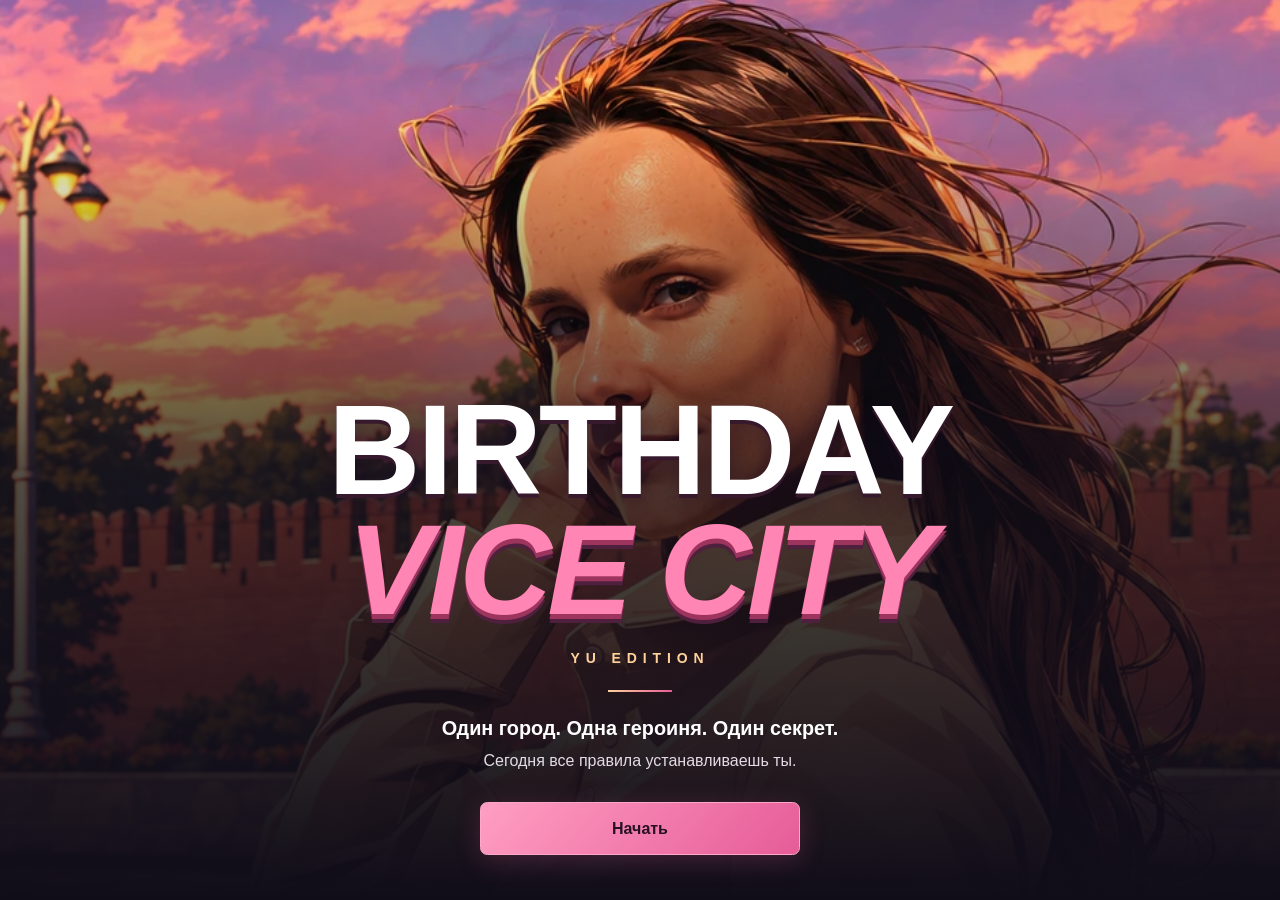
<file: docs/index.html>
<!doctype html>
<html lang="ru">
  <head>
    <meta charset="utf-8" />
    <meta
      name="viewport"
      content="width=device-width, initial-scale=1, viewport-fit=cover"
    />
    <meta name="theme-color" content="#191421" />
    <title>Birthday Vice City — YU Edition</title>
    <script type="module" crossorigin src="./assets/index-BF6oRSNB.js"></script>
    <link rel="modulepreload" crossorigin href="./assets/modulepreload-polyfill-B5Qt9EMX.js">
    <link rel="modulepreload" crossorigin href="./assets/developerMode-DeFdqdfW.js">
    <link rel="stylesheet" crossorigin href="./assets/index-zEwlUjZK.css">
  </head>
  <body>
    <main id="app"></main>
  </body>
</html>
</file>
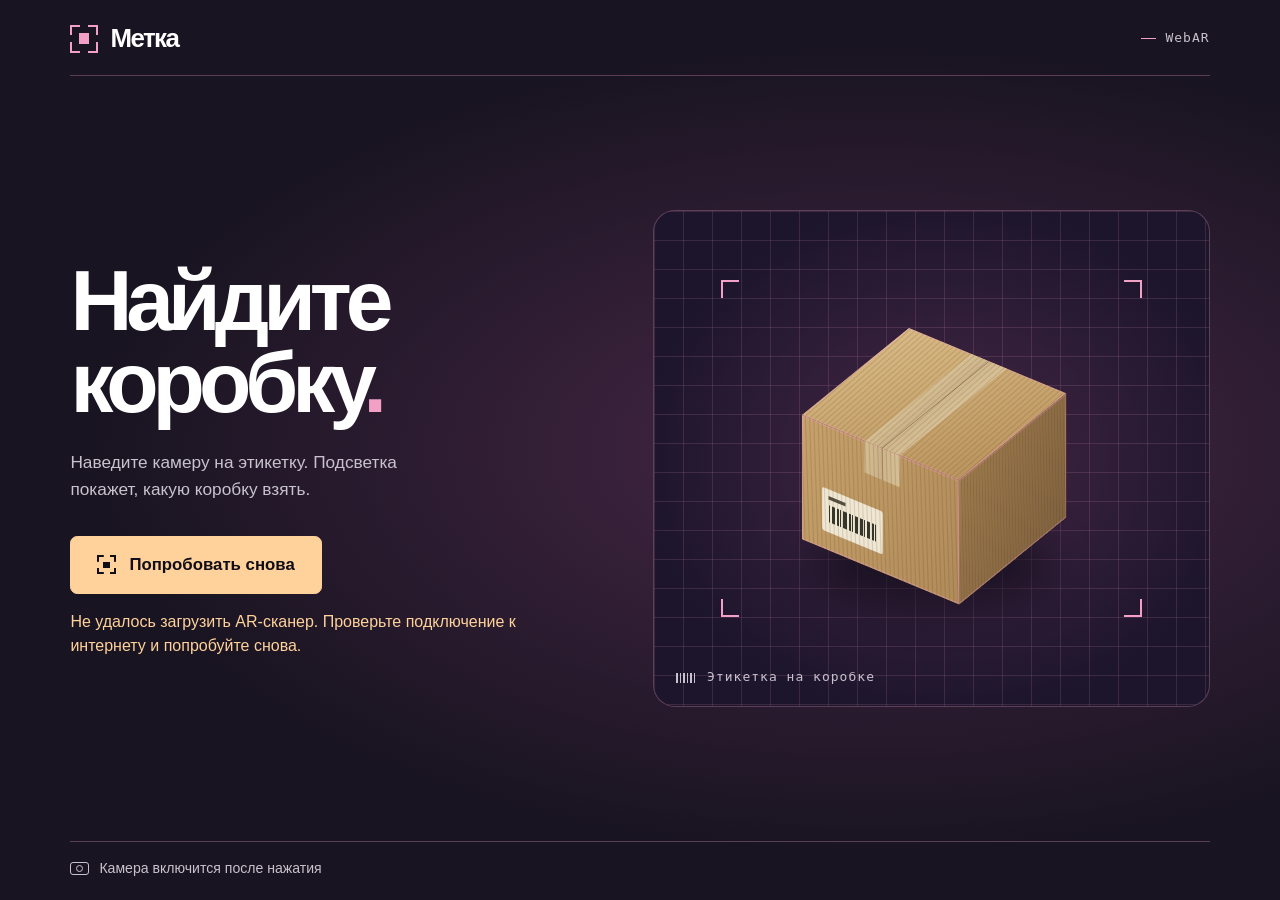
<file: docs/legacy/index.html>
<!doctype html>
<html lang="ru">
<head>
  <meta charset="utf-8">
  <meta name="viewport" content="width=device-width, initial-scale=1, viewport-fit=cover">
  <meta name="theme-color" content="#191421">
  <title>Метка — поиск коробки</title>
  <script>
    // КАЛИБРОВКА. 1 единица = ширина напечатанной этикетки.
    // Начало координат — её центр. X вправо, Y вверх, Z к наблюдателю.
    // Пример для этикетки на передней стенке: position.z = -depth / 2.
    const BOX = {
      width: 1.65,
      height: 1.05,
      depth: 0.8,
      position: { x: 0, y: 0, z: -0.4 }
    };
  </script>
  <style>
    :root {
      color-scheme: dark;
      --line: #f3a0c74d;
      font-family: var(--font-family);
      color: var(--color-text);
      background: var(--color-background);
    }
    * { box-sizing: border-box }
    [hidden] { display: none !important }
    body { margin: 0 }
    button { font: inherit; cursor: pointer; touch-action: manipulation }
    button:focus-visible { outline: 3px solid var(--color-gold); outline-offset: 5px }
    #intro {
      position: fixed; inset: 0; z-index: 3; overflow-y: auto;
      background: radial-gradient(ellipse at 68% 50%, #472747, transparent 63%), var(--color-background);
    }
    .shell {
      min-height: 100%; max-width: 1330px; margin: auto;
      padding: max(24px, env(safe-area-inset-top)) max(5.5vw, env(safe-area-inset-right)) max(24px, env(safe-area-inset-bottom)) max(5.5vw, env(safe-area-inset-left));
      display: flex; flex-direction: column;
    }
    header, footer, .brand, .mode, .privacy, .cta, .hud-status {
      display: flex; align-items: center;
    }
    header { justify-content: space-between; padding-bottom: 22px; border-bottom: 1px solid var(--line) }
    .brand { gap: 12px; font-size: 1.62rem; font-weight: 720; letter-spacing: -.06em }
    .brand-mark, .scan-icon { display: inline-block; position: relative; flex: none; width: 28px; height: 28px; color: var(--color-pink) }
    .brackets {
      background:
        linear-gradient(currentColor,currentColor) left top / 36% 2px,
        linear-gradient(currentColor,currentColor) left top / 2px 36%,
        linear-gradient(currentColor,currentColor) right top / 36% 2px,
        linear-gradient(currentColor,currentColor) right top / 2px 36%,
        linear-gradient(currentColor,currentColor) left bottom / 36% 2px,
        linear-gradient(currentColor,currentColor) left bottom / 2px 36%,
        linear-gradient(currentColor,currentColor) right bottom / 36% 2px,
        linear-gradient(currentColor,currentColor) right bottom / 2px 36%;
      background-repeat: no-repeat;
    }
    .brand-mark::after, .scan-icon::after { content: ""; position: absolute; inset: 32%; background: currentColor }
    .mode, .caption { font: 500 .81rem/1.3 "SFMono-Regular", Consolas, monospace; letter-spacing: .08em }
    .mode { gap: 9px; color: var(--color-text-secondary) }
    .mode::before { content: ""; width: 15px; border-top: 1px solid var(--color-pink) }
    main {
      display: grid; grid-template-columns: 1fr 1.1fr; align-items: center; gap: clamp(32px, 6vw, 98px);
      flex: 1; padding-block: clamp(40px, 7vh, 85px);
    }
    h1 { margin: 0; font-size: clamp(3.2rem, 6.7vw, 6.7rem); font-weight: 650; letter-spacing: -.07em; line-height: .96 }
    h1 span { color: var(--color-pink) }
    .description { color: var(--color-text-secondary); line-height: 1.6; font-size: clamp(1rem, 1.35vw, 1.15rem); max-width: 23em; margin: 25px 0 32px }
    .cta { justify-content: center; gap: 13px; border: 1px solid var(--color-gold); border-radius: .45rem; background: var(--color-gold); color: var(--ink); padding: 18px 26px; font-weight: 670; font-size: 1.05rem }
    .cta:hover:not(:disabled) { filter: brightness(1.09) }
    .cta:disabled { cursor: progress; opacity: .76 }
    .scan-icon { width: 19px; height: 19px; color: inherit }
    .notice { margin: 16px 0 0; max-width: 32em; line-height: 1.5; color: var(--color-gold) }
    figure { position: relative; margin: 0; aspect-ratio: 1.12; isolation: isolate; overflow: hidden; border-radius: 22px; border: 1px solid var(--line);
      background: radial-gradient(ellipse at 52% 50%, #472747, var(--color-surface) 75%);
    }
    figure::before { content: ""; position: absolute; inset: 0; opacity: .48; background-image: linear-gradient(var(--line) 1px, transparent 1px),linear-gradient(90deg, var(--line) 1px, transparent 1px); background-size: 29px 29px }
    .caption { position: absolute; bottom: 20px; left: 22px; display: flex; align-items: center; gap: 10px; color: var(--color-text-secondary) }
    .caption::before { content: ""; width: 21px; height: 10px; background: repeating-linear-gradient(90deg, currentColor 0 2px,transparent 2px 4px,currentColor 4px 5px,transparent 5px 7px) }
    .frame { position: absolute; inset: 14% 12% 18%; color: var(--color-pink); background-size: 18px 2px,2px 18px,18px 2px,2px 18px,18px 2px,2px 18px,18px 2px,2px 18px }
    .parcel { position: absolute; left: calc(50% - 22px); top: calc(48% - 121px); width: 0; height: 0; transform: scale(1.13) }
    .parcel::before { content: ""; position: absolute; left: -85px; top: 170px; width: 210px; height: 75px; background: var(--ink); filter: blur(20px); opacity: .7; border-radius: 50% }
    .face { position: absolute; overflow: hidden; transform-origin: 0 0; width: 148px; height: 110px; box-shadow: inset 0 0 0 1.4px var(--line) }
    .face::after { content: ""; position: absolute; inset: 0; pointer-events: none; opacity: .16; background: repeating-linear-gradient(88deg, transparent 0 2px,#422c19 3px,transparent 4px) }
    .lid { height: 148px; transform: matrix(.94,.39,-.64,.52,0,0); background: linear-gradient(120deg,#d9ba84,#bb945d) }
    .front { transform: matrix(.94,.39,0,1,-94.72,76.96); background: linear-gradient(115deg,#c7a16b,#b08b58) }
    .side { transform: matrix(.64,-.52,0,1,44.4,134.68); background: linear-gradient(135deg,#9b794b,#80623f) }
    .lid::before, .front::before { content: ""; position: absolute; left: 40%; width: 22%; top: 0; height: 100%; background: linear-gradient(90deg,#d8c398,#cdb58e 48%,#8d7756 50%,#d1ba91 52%,#dbc69e); opacity: .85 }
    .front::before { height: 25% }
    .sticker { position: absolute; left: 19px; bottom: 16px; width: 57px; height: 38px; background: #efe7d2; border-radius: 2px; padding: 6px }
    .sticker::before { content: ""; display: block; width: 35%; height: 3px; margin-bottom: 5px; background: #554f43 }
    .barcode { display: block; height: 15px; background: repeating-linear-gradient(90deg,#35362c 0 1px,transparent 1px 3px,#35362c 3px 6px,transparent 6px 8px,#35362c 8px 10px,transparent 10px 11px) }
    footer { border-top: 1px solid var(--line); padding-top: 18px; color: var(--color-text-secondary); font-size: .88rem }
    .privacy { gap: 10px }
    .camera-icon { position: relative; width: 19px; height: 13px; border: 1.5px solid currentColor; border-radius: 3px }
    .camera-icon::after { content: ""; position: absolute; width: 5px; height: 5px; border: 1px solid currentColor; border-radius: 50%; left: 5px; top: 2px }
    #stage { position: fixed; inset: 0; isolation: isolate; overflow: hidden; background: var(--ink) }
    #stage a-scene { position: absolute; inset: 0 }
    #hud { position: fixed; inset: 0; z-index: 2; pointer-events: none; padding: max(18px, env(safe-area-inset-top)) max(18px, env(safe-area-inset-right)) max(24px, env(safe-area-inset-bottom)) max(18px, env(safe-area-inset-left)); display: flex; flex-direction: column; align-items: center; justify-content: space-between }
    #close { align-self: flex-end; color: var(--color-text); border: 1px solid var(--line); border-radius: 24px; padding: 12px 18px; background: var(--color-surface); pointer-events: auto }
    .hud-status { gap: 10px; color: var(--color-text); background: var(--color-surface); border: 1px solid var(--line); border-radius: 14px; padding: 15px 20px; text-align: center; line-height: 1.4 }
    .hud-status.found { background: var(--color-pink); color: var(--ink); font-weight: 650 }
    #guide { width: min(76vw, 440px); aspect-ratio: 2; color: var(--color-pink); background-size: 26px 2px,2px 26px,26px 2px,2px 26px,26px 2px,2px 26px,26px 2px,2px 26px; filter: drop-shadow(0 1px 2px var(--ink)) }
    @media (max-width: 720px) {
      .shell { max-width: 540px; padding-inline: max(22px,env(safe-area-inset-left)) max(22px,env(safe-area-inset-right)) }
      header { padding-bottom: 16px } .brand { font-size: 1.45rem }
      main { grid-template-columns: 1fr; align-content: center; gap: 24px; padding-block: 23px 28px }
      figure { grid-row: 1; aspect-ratio: 1.58 }
      .parcel { transform: scale(.71); top: calc(48% - 86px); left: calc(50% - 16px) }
      .frame { inset: 10% 12% 17% }
      .caption { bottom: 9px; left: 14px }
      h1 { font-size: clamp(2.9rem,11vw,3.8rem) } h1 br { display: none }
      .description { margin: 12px 0 22px } .cta { width: 100% }
      footer { padding-top: 15px }
    }
    @media (min-width: 721px) and (max-width: 950px) { .parcel { transform: scale(.84); top: calc(48% - 102px) } }
    .quest-embed header, .quest-embed footer, .quest-embed figure { display: none }
    .quest-embed .shell { padding: 20px; max-width: 32rem }
    .quest-embed main { display: flex; justify-content: center; padding: 0 }
    .quest-embed h1 { font-size: clamp(2rem, 8vw, 3rem) }
  </style>
  <script type="module" crossorigin src="../assets/index-Bi5vG_Kh.js"></script>
  <link rel="modulepreload" crossorigin href="../assets/modulepreload-polyfill-B5Qt9EMX.js">
  <link rel="stylesheet" crossorigin href="../assets/index-CdcQSuvI.css">
</head>
<body>
  <div id="intro">
    <div class="shell">
      <header>
        <div class="brand"><i aria-hidden="true" class="brackets brand-mark"></i>Метка</div>
        <div class="mode">WebAR</div>
      </header>
      <main>
        <section>
          <h1>Найдите<br> коробку<span>.</span></h1>
          <p class="description">Наведите камеру на этикетку. Подсветка покажет, какую коробку взять.</p>
          <button type="button" class="cta" id="start" disabled><i class="brackets scan-icon" aria-hidden="true"></i><span>Найти коробку</span></button>
          <p id="notice" class="notice" role="status">Подготовка сканера…</p>
        </section>
        <figure aria-label="Пример коробки с этикеткой в рамке сканера">
          <div class="frame brackets"></div>
          <div class="parcel" aria-hidden="true">
            <div class="face lid"></div><div class="face side"></div>
            <div class="face front"><i class="sticker"><i class="barcode"></i></i></div>
          </div>
          <figcaption class="caption">Этикетка на коробке</figcaption>
        </figure>
      </main>
      <footer><span class="privacy"><i class="camera-icon" aria-hidden="true"></i>Камера включится после нажатия</span></footer>
    </div>
  </div>

  <div id="stage"></div>
  <div id="hud" hidden>
    <button id="close" type="button">Закрыть</button>
    <div class="brackets" id="guide" hidden></div>
    <div class="hud-status" id="status" role="status"></div>
  </div>

  <template id="scene-template">
    <a-scene mindar-image="autoStart: false; maxTrack: 1; uiLoading: no; uiScanning: no; uiError: no"
      renderer="alpha: true; antialias: false; colorManagement: true"
      loading-screen="enabled: false" xr-mode-ui="enabled: false" device-orientation-permission-ui="enabled: false">
      <a-camera position="0 0 0" look-controls="enabled: false" wasd-controls="enabled: false"></a-camera>
      <a-entity mindar-image-target="targetIndex: 0">
        <a-entity id="model">
          <a-box material="shader: flat; opacity: 0.55; transparent: true; depthWrite: false"></a-box>
          <a-entity id="arrow-base">
            <a-entity id="arrow">
              <a-cone rotation="0 0 180" radius-bottom="0.11" radius-top="0" height="0.17" material="shader: flat"></a-cone>
              <a-cylinder position="0 0.12 0" radius="0.038" height="0.14" material="shader: flat"></a-cylinder>
            </a-entity>
          </a-entity>
        </a-entity>
      </a-entity>
    </a-scene>
  </template>
</body>
</html>
</file>
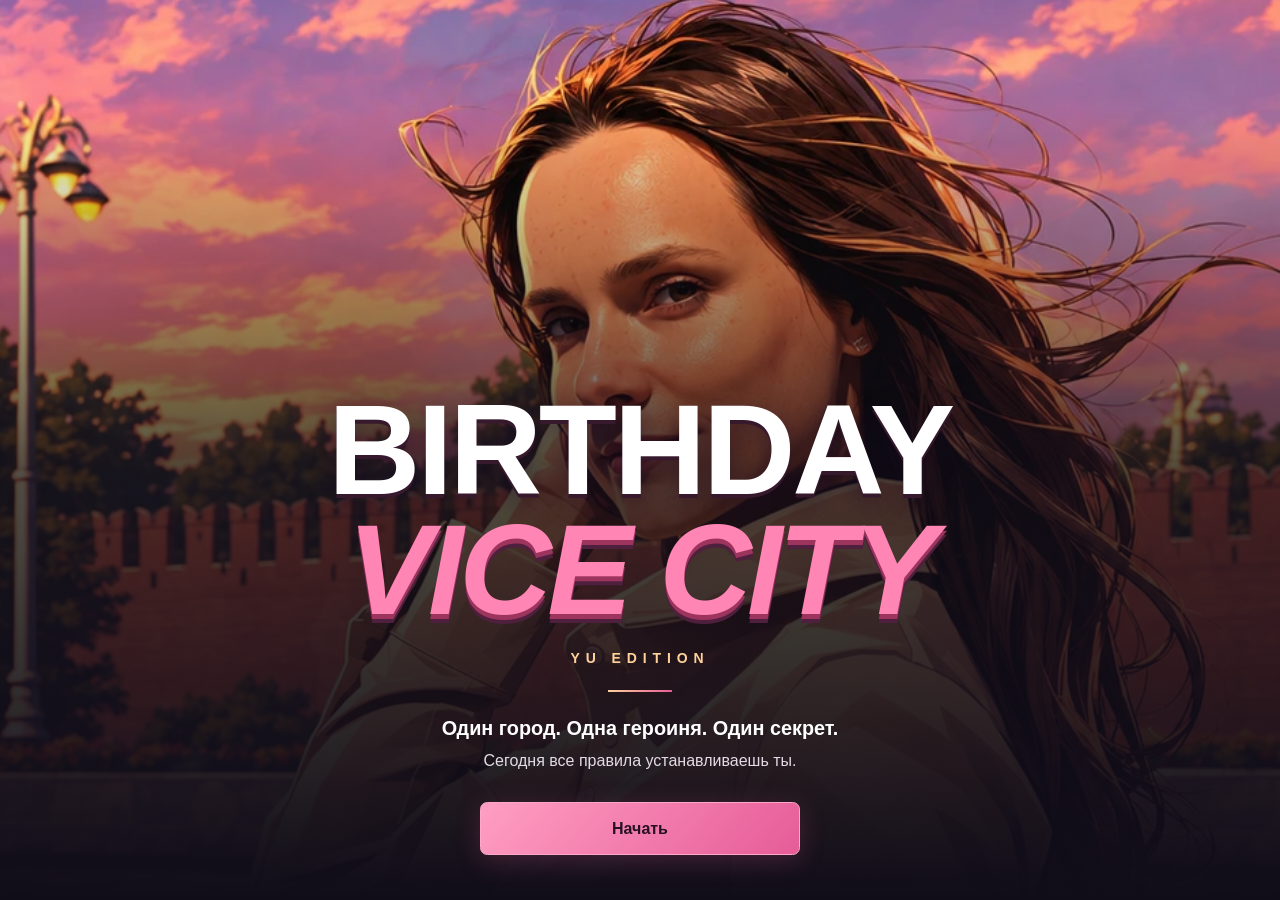
<file: docs/dev.html>
<!doctype html>
<html lang="ru">
  <head>
    <meta charset="utf-8" />
    <meta name="viewport" content="width=device-width, initial-scale=1" />
    <title>Режим разработчика квеста</title>
    <script type="module" crossorigin src="./assets/dev-BHLysAgv.js"></script>
    <link rel="modulepreload" crossorigin href="./assets/modulepreload-polyfill-B5Qt9EMX.js">
    <link rel="modulepreload" crossorigin href="./assets/developerMode-DeFdqdfW.js">
  </head>
  <body>
    <main>
      <p id="dev-status" role="status">Включаем режим разработчика…</p>
      <noscript>Для включения режима разработчика включите JavaScript.</noscript>
    </main>
  </body>
</html>
</file>
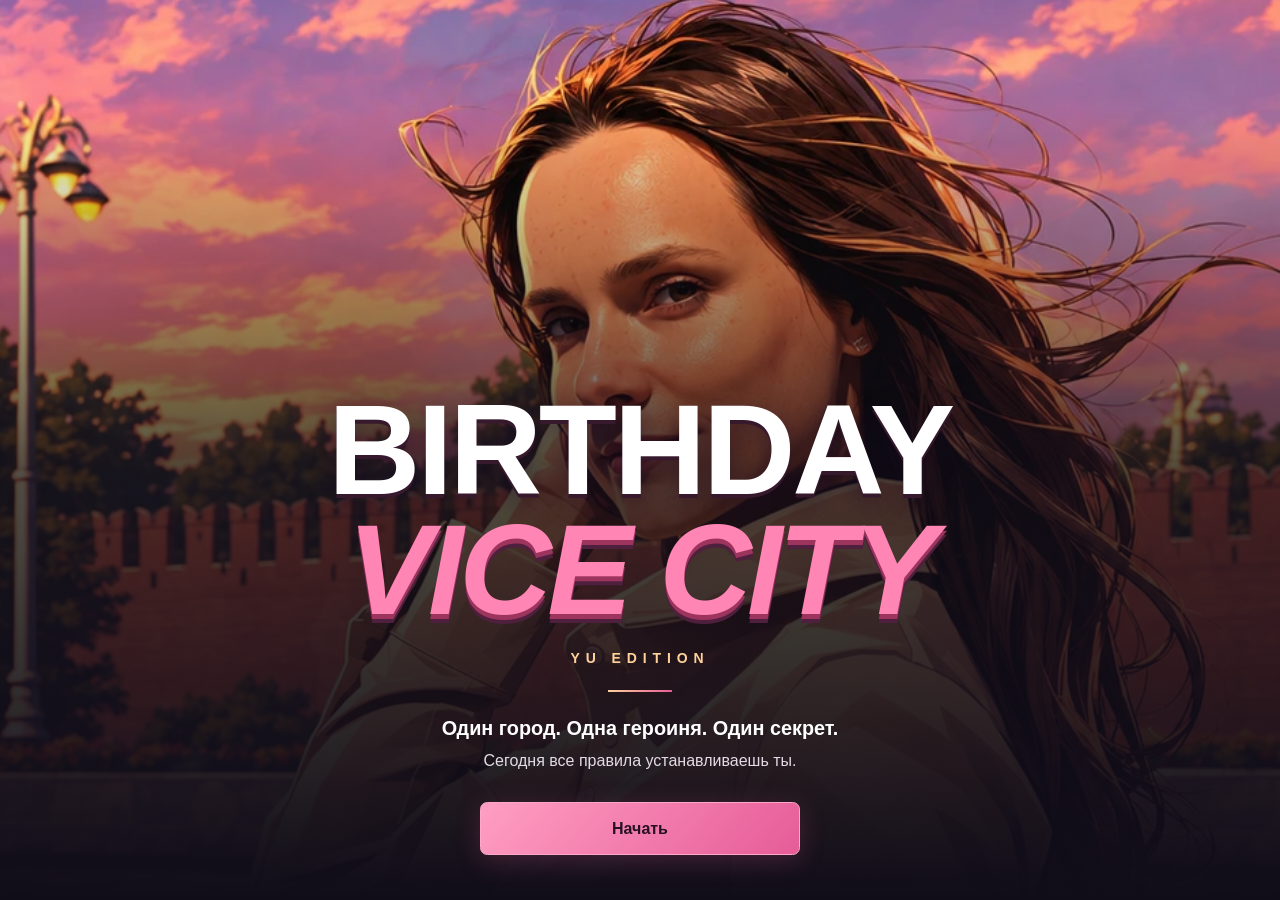
<file: docs/reset.html>
<!doctype html>
<html lang="ru">
  <head>
    <meta charset="utf-8" />
    <meta name="viewport" content="width=device-width, initial-scale=1" />
    <title>Сброс прогресса квеста</title>
    <script type="module" crossorigin src="./assets/reset-GsQFK08e.js"></script>
    <link rel="modulepreload" crossorigin href="./assets/modulepreload-polyfill-B5Qt9EMX.js">
  </head>
  <body>
    <main>
      <p id="reset-status" role="status">Сбрасываем прогресс квеста…</p>
      <noscript>Для сброса прогресса включите JavaScript.</noscript>
    </main>
  </body>
</html>
</file>
<file: docs/assets/index-zEwlUjZK.css>
:root{--color-background: #191421;--color-surface: #1c152b;--color-primary: #e65c98;--color-pink: #f3a0c7;--color-gold: #ffd19b;--color-text: #fff;--color-text-secondary: #c8c2ce;--color-progress-start: #e879b4;--color-progress-end: #ffd18b;--ink: #100d19;--font-family: Arial, Helvetica, sans-serif}@font-face{font-family:PosterImpact;src:local("Impact");font-weight:900}:root{color-scheme:dark;font-family:var(--font-family);color:var(--color-text);background:var(--color-background)}*{box-sizing:border-box}body{margin:0}button,input,select{font:inherit}button{cursor:pointer}button:focus-visible,select:focus-visible,input:focus-visible{outline:3px solid var(--color-gold);outline-offset:4px}#app,.poster,.map-screen,.loading{min-height:100vh;min-height:100dvh}.poster,.map-screen,.loading{position:relative;isolation:isolate;overflow:hidden}.poster{display:flex;align-items:flex-end;justify-content:center;background:var(--ink);padding-block:max(1rem,env(safe-area-inset-top)) max(clamp(1.25rem,5dvh,4rem),env(safe-area-inset-bottom));padding-inline:max(1rem,4vw,env(safe-area-inset-left),env(safe-area-inset-right))}.poster-art,.poster-art:after,.cover{position:absolute;inset:0;width:100%;height:100%}.cover{object-fit:cover}.poster-art{z-index:-1;background:linear-gradient(145deg,#663255,#201320)}.poster-art .cover{object-position:68% 16%}.poster-art:after{content:"";background:linear-gradient(0deg,var(--ink),#100d19b8 48%,transparent 88%)}.poster-copy{position:relative;width:min(100%,52rem);text-align:center;overflow-wrap:anywhere}.wordmark{font-family:PosterImpact,Impact,Haettenschweiler,"Arial Narrow","Arial Black",var(--font-family);font-weight:900;font-size:clamp(2rem,min(13vw,15dvh),8rem);line-height:.86;letter-spacing:-.025em;margin:0;text-shadow:0 4px 0 #36192c,0 8px 24px #1a0d2490}.wordmark span{display:block}.wordmark .vice{margin-top:.075em;font-style:italic;letter-spacing:-.035em;color:#ff85b4;text-shadow:0 .036em 0 #9c345e,0 .068em 0 #4f203e}.edition{font-size:.875rem;letter-spacing:.42em;color:var(--color-gold);font-weight:700;text-transform:uppercase}.poster-copy>.edition{margin:clamp(.75rem,2.8dvh,1.55rem) 0}.divider{height:2px;width:4rem;margin-inline:auto;background:linear-gradient(90deg,var(--color-gold),var(--color-primary))}.tagline{font-size:clamp(1.1rem,1.55vw,1.65rem);line-height:1.3;font-weight:650;margin:clamp(.75rem,2.8dvh,1.5rem) 0 .45rem}.secondary{font-size:1rem;line-height:1.5;color:#e5dbe6;margin:0}.action{margin-top:1.8rem;border:1px solid #ffa7c9;border-radius:.45rem;background:linear-gradient(130deg,#ff9ec2,var(--color-primary));color:#271023;font-weight:750;min-width:12rem;min-height:3.3rem;padding:.75rem 2rem;box-shadow:0 6px 26px #e65c9838}.action:hover{filter:brightness(1.09)}.action:active{transform:translateY(1px)}.action:disabled{cursor:default;opacity:.55;filter:none;transform:none;box-shadow:none}.poster-copy .action{width:min(100%,20rem);min-width:0;margin-top:clamp(.9rem,3.25dvh,1.8rem)}.panel,.hud{padding:clamp(1.3rem,4vw,3rem)}.panel{max-width:45rem;margin:auto;line-height:1.6}.panel h1{font-size:clamp(2rem,4vw,4rem);line-height:1.05}.quest-card-screen{display:grid;place-items:center;min-height:100vh;min-height:100dvh;padding:max(1.25rem,env(safe-area-inset-top),env(safe-area-inset-bottom)) max(1rem,env(safe-area-inset-left),env(safe-area-inset-right));background:radial-gradient(ellipse at 15% 18%,#e65c982e,transparent 55%),radial-gradient(ellipse at 85% 90%,#ffd19b1c,transparent 50%),var(--color-background)}.quest-card{display:grid;gap:clamp(1.5rem,5vw,2.75rem);width:min(100%,38rem);min-width:0;padding:clamp(1.75rem,6vw,3.5rem) clamp(1.125rem,5vw,3rem);border:1px solid #f3a0c755;border-radius:1.25rem;background:linear-gradient(90deg,var(--color-progress-start),var(--color-progress-end)) center top / 5rem 2px no-repeat,linear-gradient(160deg,#30203a,var(--color-surface) 58%,var(--ink));box-shadow:0 1.25rem 3.5rem #100d1980;text-align:center;overflow-wrap:anywhere}.quest-card-heading{display:grid;gap:1rem}.quest-card-topic{margin:0;color:var(--color-gold);font-size:.8125rem;font-weight:700;letter-spacing:.14em;line-height:1.45;text-transform:uppercase}.quest-card-heading h1{margin:0;color:#ffd9ec;font-size:clamp(1.75rem,5vw,3rem);font-weight:800;letter-spacing:-.025em;line-height:1.12;text-shadow:0 2px 0 #7c3159;text-wrap:balance;white-space:pre-line}.quest-card-description{justify-self:center;max-width:38ch;margin:0;color:var(--color-text-secondary);font-size:clamp(1.0625rem,2.5vw,1.25rem);line-height:1.55;text-wrap:pretty}.instruction-task .quest-card-heading h1{font-size:clamp(1.375rem,4vw,2rem);line-height:1.35}.qr-preview{display:block;width:100%;aspect-ratio:4 / 3;max-height:45dvh;border:1px solid #f3a0c755;border-radius:.75rem;background:var(--ink);object-fit:contain}.qr-screen-with-fallback{grid-template-rows:1fr auto;gap:.75rem}.qr-fallback{display:grid;place-items:center;width:min(100%,24rem);min-height:3.3rem}.qr-fallback .action{width:100%;min-width:0;margin-top:0}.qr-countdown{margin:0;color:var(--color-text-secondary);text-align:center;font-variant-numeric:tabular-nums}.quest-card-controls{display:grid;width:min(100%,24rem);min-width:0;justify-self:center;gap:.75rem}.answer-input,.answer-choices label{min-height:3.25rem;border:1px solid #f3a0c780;border-radius:.65rem;background:#f3a0c710;color:var(--color-text)}.answer-input{width:100%;min-width:0;padding:.65rem .9rem;font-size:1.125rem;text-align:center;caret-color:var(--color-pink)}.answer-choices{display:grid;gap:.625rem}.answer-choices label{display:grid;grid-template-columns:1.125rem minmax(0,1fr) 1.125rem;align-items:center;gap:.625rem;padding:.625rem .75rem;cursor:pointer}.answer-choices label:has(input:checked){border-color:var(--color-pink);background:#e65c9833;box-shadow:inset 0 0 0 1px var(--color-pink)}.answer-choices input{width:1.125rem;height:1.125rem;margin:0;accent-color:var(--color-pink)}.quest-card-feedback{min-height:1.4em;margin:0;color:var(--color-pink);font-size:.875rem;line-height:1.4}.quest-card .action{min-width:0;margin-top:0;border-radius:.65rem;background:linear-gradient(120deg,var(--color-gold),var(--color-pink) 72%)}.result-actions{display:flex;flex-wrap:wrap;gap:.75rem}.result-actions .action{flex:1 1 8rem;padding-inline:1rem}.quest-card .result-decline{border-color:#f3a0c780;background:#f3a0c710;color:var(--color-pink);box-shadow:none}.ar-task{gap:1rem;padding:clamp(.75rem,3vw,1.5rem)}.ar-task .quest-card-topic{margin-top:.25rem}.ar-task iframe{display:block;width:100%;height:clamp(15rem,65vh,38rem);height:clamp(15rem,65dvh,38rem);border:1px solid #f3a0c755;border-radius:.65rem;background:var(--ink)}.mission-stats{display:grid;grid-template-columns:minmax(0,1fr) auto;gap:.6rem}.statistics .mission-stats{margin:0;text-align:left;line-height:1.35;font-variant-numeric:tabular-nums}.statistics .mission-stats dd{margin:0;text-align:right}.statistics .mission-stats :is(dt,dd):nth-child(-n+2){color:var(--color-gold);font-weight:700}.last-screen{display:grid;place-items:center;min-height:100vh;min-height:100dvh;background:var(--ink)}.last-art{display:block;width:100%;height:100vh;height:100dvh;object-fit:contain}.gift{color:var(--color-gold)}.map-screen{--map-paper: #fbf9fc;--map-text: #201928;display:flex;flex-direction:column;align-items:center;justify-content:center;padding:max(.75rem,env(safe-area-inset-top)) max(.75rem,env(safe-area-inset-right),env(safe-area-inset-left)) max(.75rem,env(safe-area-inset-bottom));color-scheme:light;color:var(--map-text);background:var(--map-paper)}.map-art,.map-card,.map-legend{width:min(100%,37rem,max(17rem,calc((100dvh - 9rem)*.83)))}.map-art{position:relative;container-type:inline-size;aspect-ratio:850 / 1025;overflow:hidden;border-radius:clamp(.8rem,3vw,1.5rem);background:#433d58}.map-art .cover{object-fit:fill}.map-art>svg{position:absolute;inset:0;width:100%;height:100%}.map-heading{position:absolute;z-index:1;inset:2.2% auto auto 2.7%;max-width:90%;padding:1.35cqi 3cqi 1.7cqi;border-radius:1.5cqi;background:#20182eee}.map-heading p,.map-heading h1{margin:0}.map-heading p{color:#ff9ac7;font-size:max(.6875rem,3.25cqi);font-weight:800;letter-spacing:.025em}.map-heading h1{margin-top:.55cqi;color:#e4d9ec;font-size:max(.5625rem,2.4cqi);font-weight:600;letter-spacing:.04em}.map-route{--map-route-color: #a59ab7}.map-route.preview,.map-route.active{--map-route-color: #ed79b5}.map-route.completed{--map-route-color: #80d6ac}.map-route polyline{fill:none;stroke-linejoin:round}.map-route-edge{stroke:#191424;stroke-width:20}.map-route-dashes{stroke:var(--map-route-color);stroke-width:9.5;stroke-dasharray:15 12}.map-route-reveal{stroke:#fff;stroke-width:26}.map-pin,.map-actor{position:absolute;transform:translate(-50%,-50%)}.map-pin{width:14.2%;aspect-ratio:1}.map-pin-badge{display:grid;place-items:center;width:100%;height:100%;border:.7cqi solid #aa9fba;border-radius:50%;background:#272135;color:#fff;font-size:5.1cqi;font-weight:800;line-height:1}.map-pin.active .map-pin-badge{border-color:#ffe1b6;background:#d24c8c}.map-pin.completed .map-pin-badge{border-color:#a6dbbb;background:#26784f}.map-pin-label{position:absolute;top:calc(100% + 1cqi);left:50%;width:31cqi;padding:1.25cqi .6cqi;transform:translate(-50%);border-radius:1cqi;background:#1c1528;color:#fce9f3;font-size:max(.625rem,2.65cqi);font-weight:800;letter-spacing:.035em;line-height:1.15;overflow-wrap:anywhere;text-align:center;text-transform:uppercase}.map-pin.locked .map-pin-title{display:block;filter:blur(.5em);-webkit-user-select:none;user-select:none}.map-pin.near-right .map-pin-label{right:-3.4cqi;left:auto;transform:none}.map-pin.near-left .map-pin-label{left:max(-6cqi,calc(50% - 15.5cqi));transform:none}.map-pin.near-bottom .map-pin-label{top:auto;bottom:calc(100% + 1cqi)}.map-pin-celebrate .map-pin-badge{animation:map-pin-glow .38s ease-in-out alternate 2}@keyframes map-pin-glow{to{box-shadow:0 0 0 1cqi #a6dbbb66,0 0 4cqi #a6dbbb}}.map-actor{z-index:2;display:grid;place-items:center;width:8%;aspect-ratio:1;border:.45cqi solid #fff1dc;border-radius:50%;background:#ffd19b;box-shadow:0 .35cqi .9cqi #120c19aa}.map-actor:before{content:"";width:54%;height:54%;rotate:var(--actor-angle, 0rad);background:#34273c;clip-path:polygon(50% 4%,92% 89%,50% 69%,8% 89%)}.map-card{display:flex;align-items:flex-start;gap:.75rem;padding-block:.8rem .65rem}.map-avatar{flex:none;width:3.25rem;aspect-ratio:1;border-radius:.85rem;object-fit:cover;object-position:62% 28%}.map-summary{display:grid;flex:1;gap:.25rem;min-width:0;color:#595060;font-size:.875rem}.map-summary p{margin:0}.map-summary .map-profile-name{color:var(--map-text);font-size:1rem;font-weight:750}.map-progress{width:100%;height:.3rem;appearance:none;overflow:hidden;border:0;border-radius:1rem;background:#e8e3eb}.map-progress::-webkit-progress-bar{background:#e8e3eb}.map-progress::-webkit-progress-value{background:#2b8960}.map-progress::-moz-progress-bar{background:#2b8960}.map-summary .map-status{color:#6f3861;font-weight:650}.map-legend{display:flex;flex-wrap:wrap;gap:.4rem .9rem;margin:0;padding:.55rem 0 0;border-top:1px solid #e1dce5;color:#595060;font-size:.75rem;list-style:none}.map-legend li{display:flex;align-items:center;gap:.3rem}.map-legend-symbol{position:relative;display:grid;place-items:center;width:1rem;aspect-ratio:1;border-radius:50%;background:#50485d;color:#fff}.map-legend-symbol.completed{background:#26784f}.map-legend-symbol.active{background:#d24c8c}.map-legend-symbol.locked:before,.map-legend-symbol.locked:after{content:"";position:absolute;border:1px solid currentColor}.map-legend-symbol.locked:before{bottom:.25rem;width:.38rem;height:.28rem;border-radius:1px}.map-legend-symbol.locked:after{top:.19rem;width:.23rem;height:.23rem;border-bottom:0;border-radius:1rem 1rem 0 0}.loading{background:var(--ink);display:flex;align-items:flex-end}.loading-art,.scene{position:absolute;inset:0;overflow:hidden}.scene{background:var(--ink)}.scene .cover{will-change:transform}.scene-brand{position:absolute;display:grid;gap:.35rem;margin:clamp(1rem,4vw,3rem);text-shadow:0 2px 6px #000}.scene-brand strong{color:var(--color-pink);font-size:clamp(1.4rem,3vw,2.4rem);font-weight:900}.LT,.RT{top:env(safe-area-inset-top)}.LD,.RD{bottom:var(--hud-height, 12rem)}.RT,.RD{right:env(safe-area-inset-right);text-align:right}.LT,.LD{left:env(safe-area-inset-left)}.hud{position:relative;width:100%;background:linear-gradient(transparent,#191421e8 40%,var(--color-background));padding-top:3rem;padding-bottom:max(1.4rem,env(safe-area-inset-bottom))}.mission-name{font-size:1.25rem;text-transform:uppercase;font-weight:400;letter-spacing:4px;color:var(--color-pink);margin:0}.load-message{font-size:1.5rem;margin:.75rem 0}.percentage{display:block;text-align:right;font-size:1.25rem;color:#f5dce9}.hud progress{display:block;width:100%;height:8px;appearance:none;border:0;border-radius:1rem;overflow:hidden;background:#403344}.hud progress::-webkit-progress-bar{background:#403344}.hud progress::-webkit-progress-value{background:linear-gradient(90deg,var(--color-progress-start),var(--color-progress-end))}.hud progress::-moz-progress-bar{background:linear-gradient(90deg,var(--color-progress-start),var(--color-progress-end))}@media(max-width:680px){.poster-art{height:75%}.poster-art .cover{object-position:67% 46%}.poster-art:after{background:linear-gradient(0deg,var(--ink) 0%,#100d19ab 24%,transparent 63%)}.action{margin-top:1.4rem}}@media(prefers-reduced-motion:reduce){*,*:before,*:after{animation-duration:0s!important;scroll-behavior:auto!important}}
</file>
<file: docs/assets/index-CdcQSuvI.css>
:root{--color-background: #191421;--color-surface: #1c152b;--color-primary: #e65c98;--color-pink: #f3a0c7;--color-gold: #ffd19b;--color-text: #fff;--color-text-secondary: #c8c2ce;--color-progress-start: #e879b4;--color-progress-end: #ffd18b;--ink: #100d19;--font-family: Arial, Helvetica, sans-serif}
</file>
